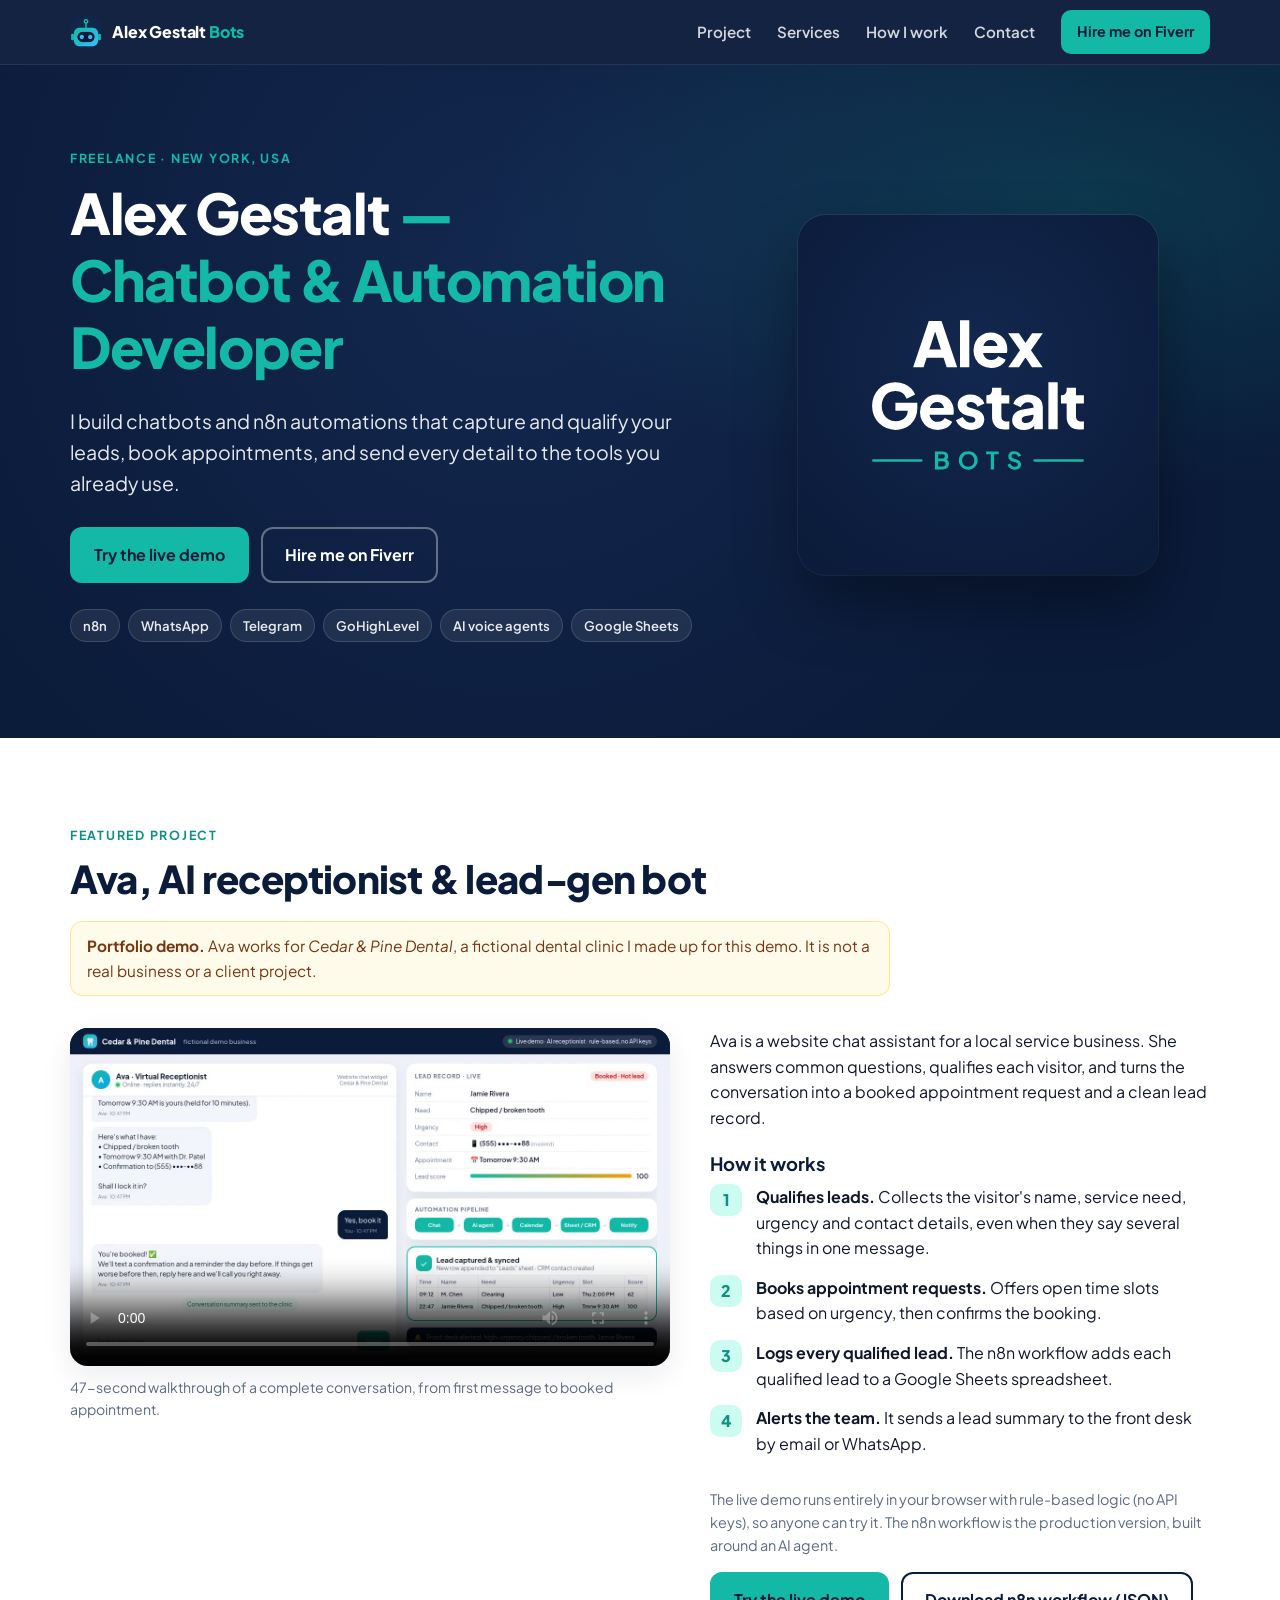
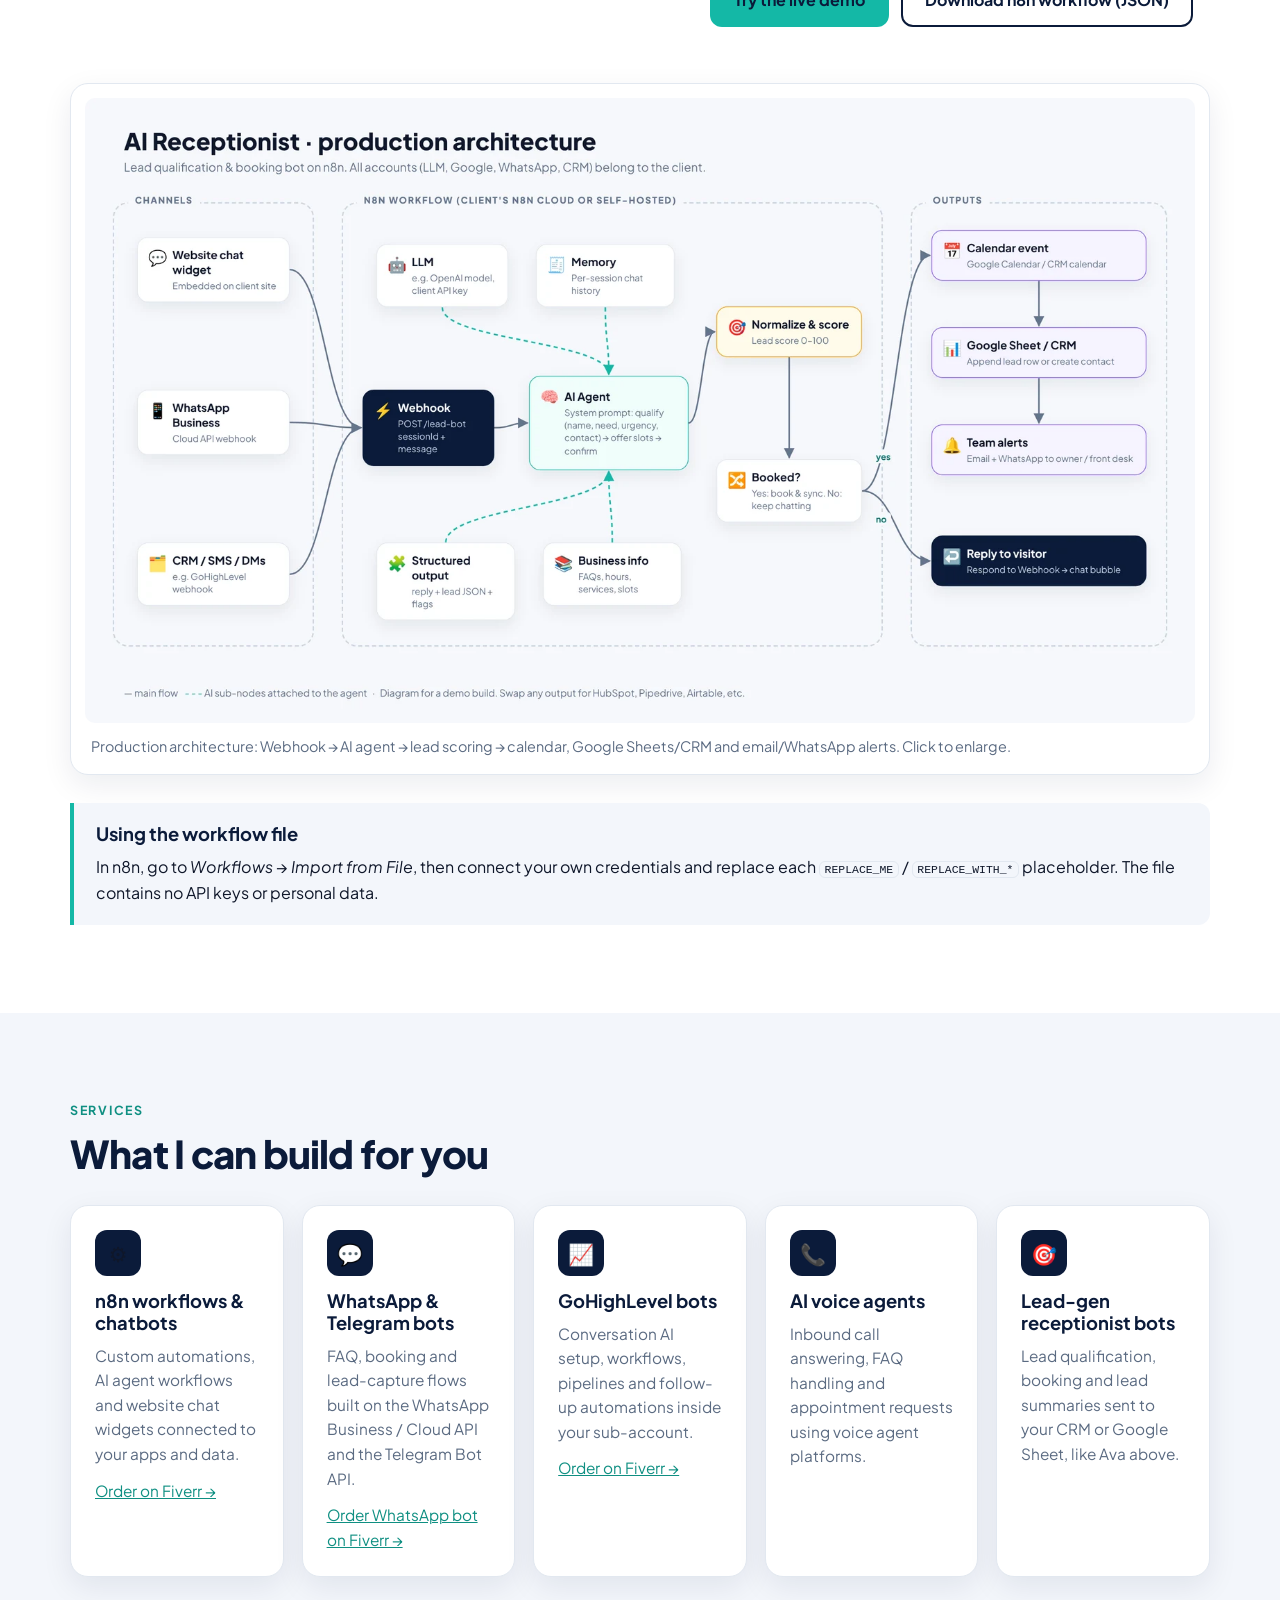
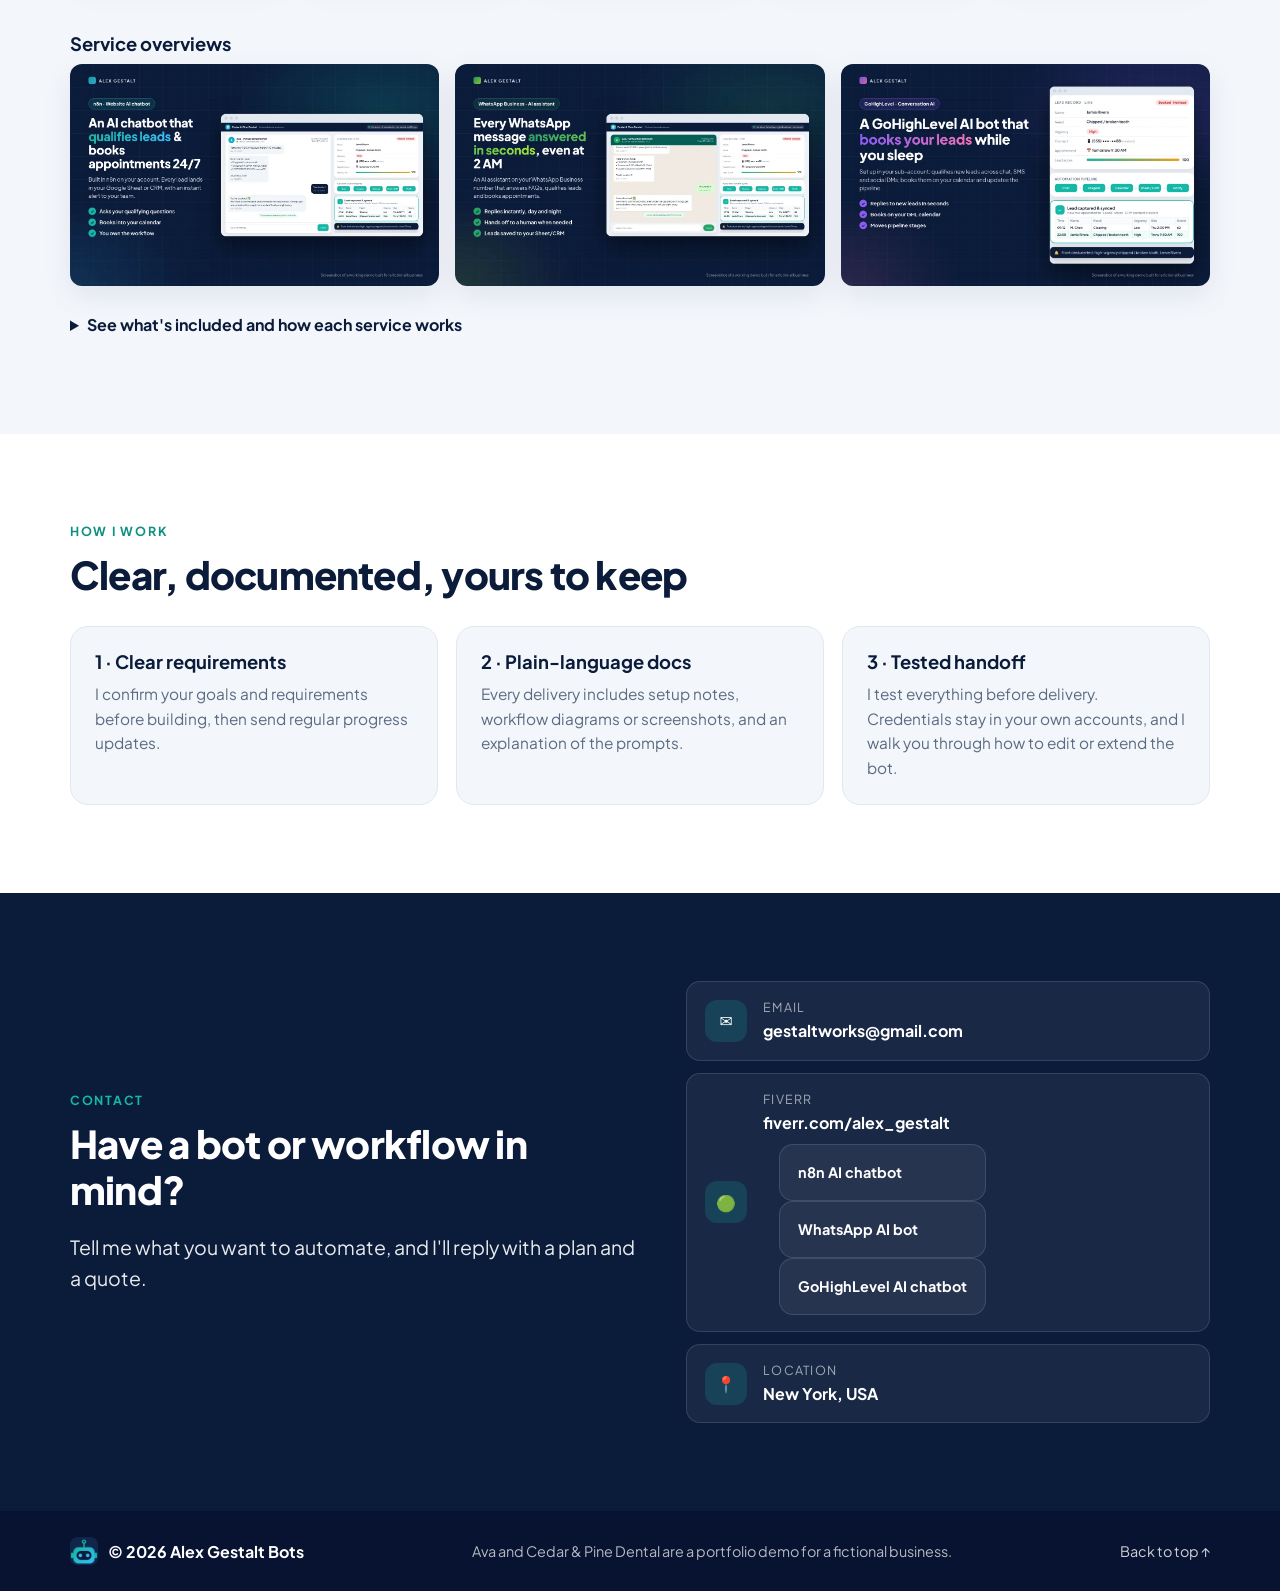
<file: index.html>
<!DOCTYPE html>
<html lang="en">
<head>
<meta charset="UTF-8">
<meta name="viewport" content="width=device-width, initial-scale=1">
<title>Alex Gestalt — Chatbot &amp; Automation Developer | Alex Gestalt Bots</title>
<meta name="description" content="Alex Gestalt builds n8n workflows, AI chatbots, WhatsApp and Telegram bots, GoHighLevel bots and AI voice agents that capture and qualify leads and book appointments for small businesses.">
<meta name="author" content="Alex Gestalt">
<meta name="theme-color" content="#0B1B3A">

<!-- Open Graph / social preview -->
<meta property="og:type" content="website">
<meta property="og:site_name" content="Alex Gestalt Bots">
<meta property="og:title" content="Alex Gestalt — Chatbot &amp; Automation Developer">
<meta property="og:description" content="n8n workflows, AI chatbots, WhatsApp/Telegram and GoHighLevel bots, and AI voice agents for small businesses. Try the Ava AI receptionist demo.">
<meta property="og:image" content="assets/img/og-image.jpg">
<meta property="og:image:width" content="1200">
<meta property="og:image:height" content="630">
<meta property="og:image:alt" content="Alex Gestalt Bots logo">
<meta name="twitter:card" content="summary_large_image">
<meta name="twitter:title" content="Alex Gestalt — Chatbot &amp; Automation Developer">
<meta name="twitter:description" content="n8n workflows, AI chatbots, WhatsApp/Telegram and GoHighLevel bots, and AI voice agents for small businesses.">
<meta name="twitter:image" content="assets/img/og-image.jpg">

<link rel="icon" href="assets/favicon.ico" sizes="any">
<link rel="icon" type="image/png" sizes="32x32" href="assets/img/favicon-32.png">
<link rel="icon" type="image/png" sizes="64x64" href="assets/img/favicon-64.png">
<link rel="apple-touch-icon" href="assets/img/apple-touch-icon.png">

<link rel="preconnect" href="https://fonts.googleapis.com">
<link rel="preconnect" href="https://fonts.gstatic.com" crossorigin>
<link href="https://fonts.googleapis.com/css2?family=Plus+Jakarta+Sans:wght@400;500;600;700;800&amp;display=swap" rel="stylesheet">
<link rel="stylesheet" href="assets/css/style.css">
</head>
<body>
<a class="skip" href="#main">Skip to content</a>

<header class="nav" id="top">
  <div class="container nav-inner">
    <a class="nav-brand" href="#top" aria-label="Alex Gestalt Bots, back to top">
      <img src="assets/img/favicon-64.png" alt="" width="32" height="32">
      <span>Alex Gestalt <em>Bots</em></span>
    </a>
    <button class="nav-toggle" aria-expanded="false" aria-controls="nav-links" aria-label="Open menu">
      <span></span><span></span><span></span>
    </button>
    <nav class="nav-links" id="nav-links" aria-label="Main">
      <a href="#project">Project</a>
      <a href="#services">Services</a>
      <a href="#process">How I work</a>
      <a href="#contact">Contact</a>
      <a class="btn btn-sm btn-teal" href="https://www.fiverr.com/alex_gestalt" target="_blank" rel="noopener">Hire me on Fiverr</a>
    </nav>
  </div>
</header>

<main id="main">

  <!-- HERO -->
  <section class="hero">
    <div class="container hero-inner">
      <div class="hero-copy">
        <p class="eyebrow">Freelance · New York, USA</p>
        <h1>Alex Gestalt <span class="dash">—</span> <span class="accent">Chatbot &amp; Automation Developer</span></h1>
        <p class="lead">I build chatbots and n8n automations that capture and qualify your leads, book appointments, and send every detail to the tools you already use.</p>
        <div class="hero-cta">
          <a class="btn btn-teal" href="demo/index.html">Try the live demo</a>
          <a class="btn btn-ghost" href="https://www.fiverr.com/alex_gestalt" target="_blank" rel="noopener">Hire me on Fiverr</a>
        </div>
        <ul class="tags" aria-label="Tools and platforms">
          <li>n8n</li><li>WhatsApp</li><li>Telegram</li><li>GoHighLevel</li><li>AI voice agents</li><li>Google Sheets</li>
        </ul>
      </div>
      <div class="hero-logo">
        <img src="assets/img/logo-wordmark.svg" alt="Alex Gestalt Bots logo" width="360" height="360">
      </div>
    </div>
  </section>

  <!-- FEATURED PROJECT -->
  <section class="section" id="project">
    <div class="container">
      <p class="eyebrow">Featured project</p>
      <h2>Ava, AI receptionist &amp; lead&#8209;gen bot</h2>
      <p class="notice"><strong>Portfolio demo.</strong> Ava works for <em>Cedar &amp; Pine Dental</em>, a fictional dental clinic I made up for this demo. It is not a real business or a client project.</p>

      <div class="project-grid">
        <div class="project-media">
          <div class="video-wrap">
            <video controls preload="metadata" playsinline poster="assets/video/ai-receptionist-demo-poster.jpg" width="1280" height="720">
              <source src="assets/video/ai-receptionist-demo.mp4" type="video/mp4">
              Your browser can't play this video. <a href="assets/video/ai-receptionist-demo.mp4">Download the MP4</a>.
            </video>
          </div>
          <p class="caption">47-second walkthrough of a complete conversation, from first message to booked appointment.</p>
        </div>

        <div class="project-copy">
          <p>Ava is a website chat assistant for a local service business. She answers common questions, qualifies each visitor, and turns the conversation into a booked appointment request and a clean lead record.</p>
          <h3>How it works</h3>
          <ol class="steps">
            <li><strong>Qualifies leads.</strong> Collects the visitor's name, service need, urgency and contact details, even when they say several things in one message.</li>
            <li><strong>Books appointment requests.</strong> Offers open time slots based on urgency, then confirms the booking.</li>
            <li><strong>Logs every qualified lead.</strong> The n8n workflow adds each qualified lead to a Google Sheets spreadsheet.</li>
            <li><strong>Alerts the team.</strong> It sends a lead summary to the front desk by email or WhatsApp.</li>
          </ol>
          <p class="small muted">The live demo runs entirely in your browser with rule-based logic (no API keys), so anyone can try it. The n8n workflow is the production version, built around an AI agent.</p>
          <div class="project-cta">
            <a class="btn btn-teal" href="demo/index.html">Try the live demo</a>
            <a class="btn btn-outline" href="assets/files/ai-receptionist-n8n-workflow.json" download>Download n8n workflow (JSON)</a>
          </div>
        </div>
      </div>

      <figure class="diagram">
        <a href="assets/img/architecture-diagram.png" target="_blank" rel="noopener" title="Open full-size diagram">
          <picture>
            <source srcset="assets/img/architecture-diagram.webp" type="image/webp">
            <img src="assets/img/architecture-diagram.png" alt="Architecture diagram: website chat, WhatsApp and CRM channels send messages to an n8n webhook and AI agent with an LLM, memory, structured output and business info. The agent normalizes and scores the lead. If the lead is booked, the workflow creates a calendar event, adds a row to a Google Sheet or CRM, and alerts the team by email and WhatsApp, then replies to the visitor." width="1600" height="900" loading="lazy">
          </picture>
        </a>
        <figcaption>Production architecture: Webhook → AI agent → lead scoring → calendar, Google Sheets/CRM and email/WhatsApp alerts. Click to enlarge.</figcaption>
      </figure>

      <div class="import-note">
        <h3>Using the workflow file</h3>
        <p>In n8n, go to <em>Workflows → Import from File</em>, then connect your own credentials and replace each <code>REPLACE_ME</code> / <code>REPLACE_WITH_*</code> placeholder. The file contains no API keys or personal data.</p>
      </div>
    </div>
  </section>

  <!-- SERVICES -->
  <section class="section section-alt" id="services">
    <div class="container">
      <p class="eyebrow">Services</p>
      <h2>What I can build for you</h2>
      <div class="cards">
        <article class="card">
          <div class="card-icon" aria-hidden="true">⚙️</div>
          <h3>n8n workflows &amp; chatbots</h3>
          <p>Custom automations, AI agent workflows and website chat widgets connected to your apps and data.</p>
          <p class="small" style="margin-top:12px"><a href="https://www.fiverr.com/alex_gestalt/build-an-n8n-ai-chatbot-that-qualifies-leads-and-books-appointments" target="_blank" rel="noopener">Order on Fiverr →</a></p>
        </article>
        <article class="card">
          <div class="card-icon" aria-hidden="true">💬</div>
          <h3>WhatsApp &amp; Telegram bots</h3>
          <p>FAQ, booking and lead-capture flows built on the WhatsApp Business / Cloud API and the Telegram Bot API.</p>
          <p class="small" style="margin-top:12px"><a href="https://www.fiverr.com/alex_gestalt/build-a-whatsapp-ai-bot-that-answers-leads-and-books-appointments-24x7" target="_blank" rel="noopener">Order WhatsApp bot on Fiverr →</a></p>
        </article>
        <article class="card">
          <div class="card-icon" aria-hidden="true">📈</div>
          <h3>GoHighLevel bots</h3>
          <p>Conversation AI setup, workflows, pipelines and follow-up automations inside your sub-account.</p>
          <p class="small" style="margin-top:12px"><a href="https://www.fiverr.com/alex_gestalt/set-up-a-gohighlevel-ai-chatbot-that-qualifies-and-books-your-leads" target="_blank" rel="noopener">Order on Fiverr →</a></p>
        </article>
        <article class="card">
          <div class="card-icon" aria-hidden="true">📞</div>
          <h3>AI voice agents</h3>
          <p>Inbound call answering, FAQ handling and appointment requests using voice agent platforms.</p>
        </article>
        <article class="card">
          <div class="card-icon" aria-hidden="true">🎯</div>
          <h3>Lead-gen receptionist bots</h3>
          <p>Lead qualification, booking and lead summaries sent to your CRM or Google Sheet, like Ava above.</p>
        </article>
      </div>

      <h3 class="gallery-title">Service overviews</h3>
      <div class="gallery">
        <a href="assets/gigs/gig1-n8n-lead-chatbot-1-hero.webp" target="_blank" rel="noopener"><img src="assets/gigs/gig1-n8n-lead-chatbot-1-hero.webp" alt="n8n website AI chatbot that qualifies leads and books appointments" width="1280" height="769" loading="lazy"></a>
        <a href="assets/gigs/gig2-whatsapp-ai-bot-1-hero.webp" target="_blank" rel="noopener"><img src="assets/gigs/gig2-whatsapp-ai-bot-1-hero.webp" alt="WhatsApp Business AI assistant overview" width="1280" height="769" loading="lazy"></a>
        <a href="assets/gigs/gig3-gohighlevel-ai-bot-1-hero.webp" target="_blank" rel="noopener"><img src="assets/gigs/gig3-gohighlevel-ai-bot-1-hero.webp" alt="GoHighLevel Conversation AI bot overview" width="1280" height="769" loading="lazy"></a>
      </div>
      <details class="more">
        <summary>See what's included and how each service works</summary>
        <div class="gallery gallery-sm">
          <a href="assets/gigs/gig1-n8n-lead-chatbot-2-what-you-get.webp" target="_blank" rel="noopener"><img src="assets/gigs/gig1-n8n-lead-chatbot-2-what-you-get.webp" alt="n8n website chatbot: what you get" width="1280" height="769" loading="lazy"></a>
          <a href="assets/gigs/gig1-n8n-lead-chatbot-3-how-it-works.webp" target="_blank" rel="noopener"><img src="assets/gigs/gig1-n8n-lead-chatbot-3-how-it-works.webp" alt="n8n website chatbot: how it works" width="1280" height="769" loading="lazy"></a>
          <a href="assets/gigs/gig1-n8n-lead-chatbot-4-architecture.webp" target="_blank" rel="noopener"><img src="assets/gigs/gig1-n8n-lead-chatbot-4-architecture.webp" alt="n8n website chatbot: architecture" width="1280" height="769" loading="lazy"></a>
          <a href="assets/gigs/gig2-whatsapp-ai-bot-2-what-you-get.webp" target="_blank" rel="noopener"><img src="assets/gigs/gig2-whatsapp-ai-bot-2-what-you-get.webp" alt="WhatsApp AI assistant: what you get" width="1280" height="769" loading="lazy"></a>
          <a href="assets/gigs/gig2-whatsapp-ai-bot-3-how-it-works.webp" target="_blank" rel="noopener"><img src="assets/gigs/gig2-whatsapp-ai-bot-3-how-it-works.webp" alt="WhatsApp AI assistant: how it works" width="1280" height="769" loading="lazy"></a>
          <a href="assets/gigs/gig3-gohighlevel-ai-bot-2-what-you-get.webp" target="_blank" rel="noopener"><img src="assets/gigs/gig3-gohighlevel-ai-bot-2-what-you-get.webp" alt="GoHighLevel AI bot: what you get" width="1280" height="769" loading="lazy"></a>
          <a href="assets/gigs/gig3-gohighlevel-ai-bot-3-how-it-works.webp" target="_blank" rel="noopener"><img src="assets/gigs/gig3-gohighlevel-ai-bot-3-how-it-works.webp" alt="GoHighLevel AI bot: how it works" width="1280" height="769" loading="lazy"></a>
        </div>
      </details>
    </div>
  </section>

  <!-- PROCESS -->
  <section class="section" id="process">
    <div class="container">
      <p class="eyebrow">How I work</p>
      <h2>Clear, documented, yours to keep</h2>
      <div class="cards cards-3">
        <article class="card plain">
          <h3>1 · Clear requirements</h3>
          <p>I confirm your goals and requirements before building, then send regular progress updates.</p>
        </article>
        <article class="card plain">
          <h3>2 · Plain-language docs</h3>
          <p>Every delivery includes setup notes, workflow diagrams or screenshots, and an explanation of the prompts.</p>
        </article>
        <article class="card plain">
          <h3>3 · Tested handoff</h3>
          <p>I test everything before delivery. Credentials stay in your own accounts, and I walk you through how to edit or extend the bot.</p>
        </article>
      </div>
    </div>
  </section>

  <!-- CONTACT -->
  <section class="section contact" id="contact">
    <div class="container contact-inner">
      <div>
        <p class="eyebrow">Contact</p>
        <h2>Have a bot or workflow in mind?</h2>
        <p class="lead">Tell me what you want to automate, and I'll reply with a plan and a quote.</p>
      </div>
      <ul class="contact-list">
        <li><span class="ci" aria-hidden="true">✉️</span><div><small>Email</small><a href="mailto:gestaltworks@gmail.com">gestaltworks@gmail.com</a></div></li>
        <li><span class="ci" aria-hidden="true">🟢</span><div><small>Fiverr</small><a href="https://www.fiverr.com/alex_gestalt" target="_blank" rel="noopener">fiverr.com/alex_gestalt</a>
          <ul class="small" style="margin:8px 0 0;padding-left:1.1em;list-style:disc">
            <li><a href="https://www.fiverr.com/alex_gestalt/build-an-n8n-ai-chatbot-that-qualifies-leads-and-books-appointments" target="_blank" rel="noopener">n8n AI chatbot</a></li>
            <li><a href="https://www.fiverr.com/alex_gestalt/build-a-whatsapp-ai-bot-that-answers-leads-and-books-appointments-24x7" target="_blank" rel="noopener">WhatsApp AI bot</a></li>
            <li><a href="https://www.fiverr.com/alex_gestalt/set-up-a-gohighlevel-ai-chatbot-that-qualifies-and-books-your-leads" target="_blank" rel="noopener">GoHighLevel AI chatbot</a></li>
          </ul>
        </div></li>
        <li><span class="ci" aria-hidden="true">📍</span><div><small>Location</small><span>New York, USA</span></div></li>
      </ul>
    </div>
  </section>
</main>

<footer class="footer">
  <div class="container footer-inner">
    <div class="footer-brand">
      <img src="assets/img/favicon-64.png" alt="" width="28" height="28">
      <span>© <span id="year">2026</span> Alex Gestalt Bots</span>
    </div>
    <p class="small">Ava and Cedar &amp; Pine Dental are a portfolio demo for a fictional business.</p>
    <a class="small" href="#top">Back to top ↑</a>
  </div>
</footer>

<script src="assets/js/main.js" defer></script>
</body>
</html>
</file>
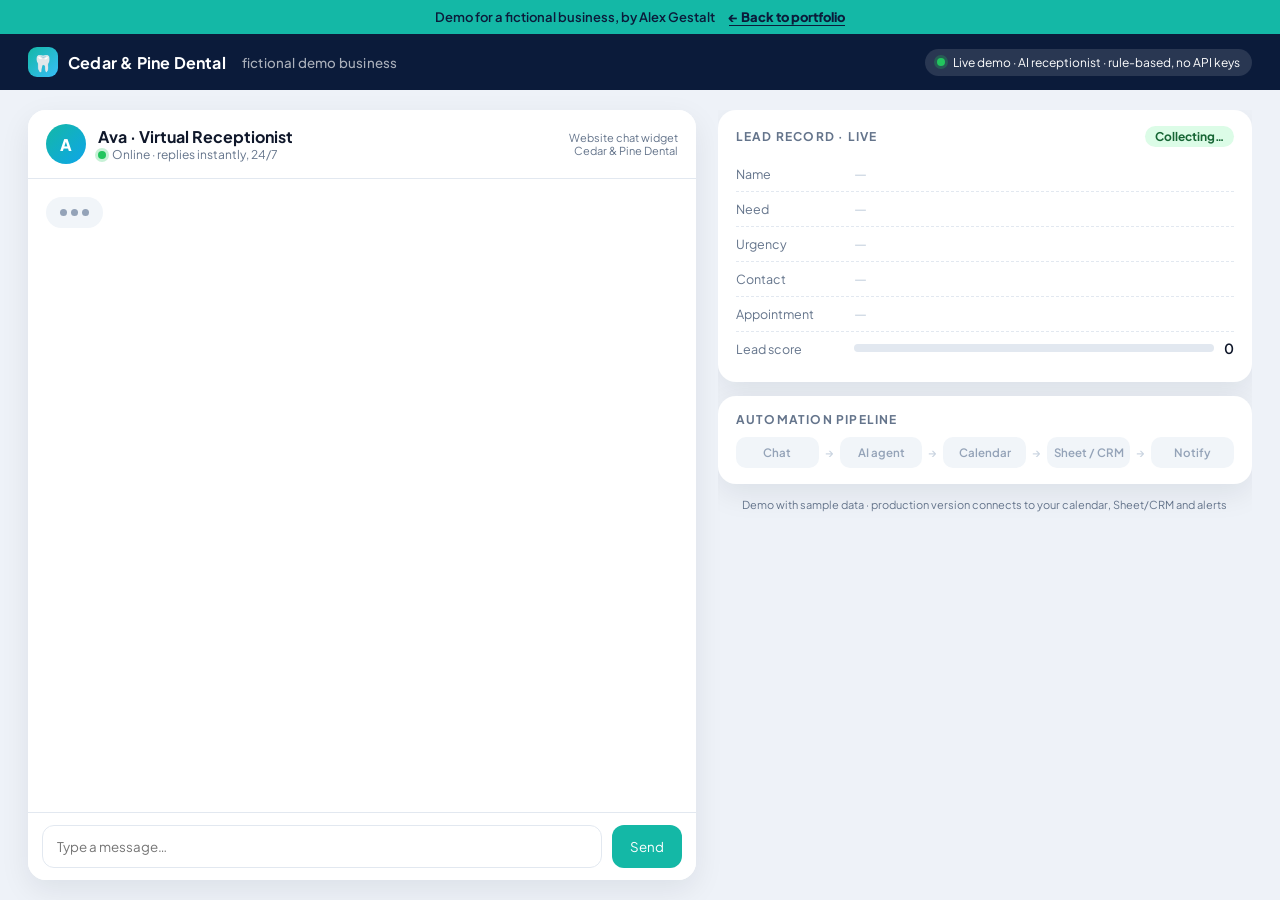
<file: demo/index.html>
<!DOCTYPE html>
<html lang="en">
<head>
<meta charset="UTF-8">
<meta name="viewport" content="width=device-width, initial-scale=1">
<title>Ava AI Receptionist Demo · Cedar &amp; Pine Dental (fictional) · Alex Gestalt</title>
<meta name="description" content="Try Ava, a rule-based AI receptionist and lead-qualification chatbot demo for Cedar &amp; Pine Dental, a fictional business. Built by Alex Gestalt.">
<meta name="robots" content="index,follow">
<link rel="icon" href="../assets/favicon.ico" sizes="any">
<link rel="icon" type="image/png" href="../assets/img/favicon-32.png">
<link rel="apple-touch-icon" href="../assets/img/apple-touch-icon.png">
<link rel="preconnect" href="https://fonts.googleapis.com">
<link rel="preconnect" href="https://fonts.gstatic.com" crossorigin>
<link href="https://fonts.googleapis.com/css2?family=Plus+Jakarta+Sans:wght@400;500;600;700;800&amp;display=swap" rel="stylesheet">
<style>
:root{
  --navy:#0B1B3A; --navy2:#13284F; --teal:#14B8A6; --teal2:#0E9F8E; --amber:#F59E0B;
  --red:#EF4444; --green:#22C55E; --bg:#EEF2F8; --card:#FFFFFF; --ink:#0F172A; --muted:#64748B; --line:#E2E8F0;
  --bot:#F1F5F9; --user:#0B1B3A; --userInk:#fff; --chatbg:#FFFFFF;
}
*{box-sizing:border-box;margin:0;padding:0}
html,body{height:100%}
body{font-family:"Plus Jakarta Sans","Inter",system-ui,sans-serif;background:var(--bg);color:var(--ink);overflow:hidden}
.topbar{height:56px;background:var(--navy);color:#fff;display:flex;align-items:center;justify-content:space-between;padding:0 28px}
.brand{display:flex;align-items:center;gap:10px;font-weight:700;letter-spacing:.2px}
.brand .logo{width:30px;height:30px;border-radius:9px;background:linear-gradient(135deg,var(--teal),#38BDF8);display:grid;place-items:center;font-size:16px}
.brand small{font-weight:500;opacity:.65;margin-left:6px}
.pill{font-size:12px;background:rgba(255,255,255,.12);padding:6px 12px;border-radius:99px;display:flex;gap:8px;align-items:center}
.dot{width:8px;height:8px;border-radius:50%;background:var(--green);box-shadow:0 0 0 3px rgba(34,197,94,.25)}
.wrap{display:grid;grid-template-columns:1.25fr 1fr;gap:22px;padding:20px 28px;height:calc(100% - 56px)}
/* chat */
.chat{background:var(--chatbg);border-radius:18px;box-shadow:0 10px 30px rgba(15,23,42,.08);display:flex;flex-direction:column;overflow:hidden;min-height:0}
.chat-h{display:flex;align-items:center;gap:12px;padding:14px 18px;border-bottom:1px solid var(--line);background:#fff}
.avatar{width:40px;height:40px;border-radius:50%;background:linear-gradient(135deg,var(--teal),#0EA5E9);display:grid;place-items:center;color:#fff;font-weight:800}
.chat-h .t{font-weight:700}
.chat-h .s{font-size:12px;color:var(--muted);display:flex;gap:6px;align-items:center}
.chat-h .right{margin-left:auto;font-size:11px;color:var(--muted);text-align:right}
.msgs{flex:1;overflow-y:auto;padding:18px;display:flex;flex-direction:column;gap:10px;scroll-behavior:smooth;min-height:0}
.msg{max-width:78%;padding:11px 14px;border-radius:16px;line-height:1.45;font-size:14.5px;animation:pop .25s ease-out;white-space:pre-line}
.msg.bot{background:var(--bot);border-bottom-left-radius:5px;align-self:flex-start}
.msg.user{background:var(--user);color:var(--userInk);border-bottom-right-radius:5px;align-self:flex-end}
.msg .meta{display:block;font-size:10.5px;opacity:.55;margin-top:4px}
.msg.note{align-self:center;background:#ECFDF5;color:#065F46;font-size:12px;border-radius:99px;padding:6px 12px;max-width:none}
@keyframes pop{from{opacity:0;transform:translateY(6px) scale(.98)}to{opacity:1;transform:none}}
.typing{align-self:flex-start;background:var(--bot);border-radius:16px;padding:12px 14px;display:flex;gap:4px}
.typing i{width:7px;height:7px;border-radius:50%;background:#94A3B8;animation:b 1s infinite}
.typing i:nth-child(2){animation-delay:.15s}.typing i:nth-child(3){animation-delay:.3s}
@keyframes b{0%,60%,100%{transform:none;opacity:.5}30%{transform:translateY(-4px);opacity:1}}
.chips{display:flex;flex-wrap:wrap;gap:8px;padding:0 18px 10px}
.chip{border:1.5px solid var(--teal);color:var(--teal2);background:#fff;border-radius:99px;padding:7px 13px;font:600 13px inherit;font-family:inherit;cursor:pointer;transition:.15s}
.chip:hover,.chip.hot{background:var(--teal);color:#fff}
.composer{display:flex;gap:10px;padding:12px 14px;border-top:1px solid var(--line);background:#fff}
.composer input{flex:1;border:1.5px solid var(--line);border-radius:12px;padding:12px 14px;font:15px inherit;font-family:inherit;outline:none}
.composer input:focus{border-color:var(--teal)}
.composer button{background:var(--teal);color:#fff;border:0;border-radius:12px;padding:0 18px;font:700 14px inherit;font-family:inherit;cursor:pointer}
.composer button:hover{background:var(--teal2)}
/* side */
.side{display:flex;flex-direction:column;gap:14px;min-height:0;overflow:hidden}
.card{background:var(--card);border-radius:18px;box-shadow:0 10px 30px rgba(15,23,42,.08);padding:16px 18px}
.card h3{font-size:12px;text-transform:uppercase;letter-spacing:1.2px;color:var(--muted);display:flex;justify-content:space-between;align-items:center;margin-bottom:10px}
.field{display:grid;grid-template-columns:118px 1fr;align-items:center;padding:7px 0;border-bottom:1px dashed var(--line);font-size:14px}
.field:last-child{border-bottom:0}
.field .k{color:var(--muted);font-size:12.5px}
.field .v{font-weight:600;min-height:20px;transition:.3s}
.field .v.empty{color:#CBD5E1;font-weight:500}
.field .v.flash{animation:flash 1s}
@keyframes flash{0%{background:#CCFBF1}100%{background:transparent}}
.badge{display:inline-block;font-size:12px;font-weight:700;padding:3px 10px;border-radius:99px}
.b-high{background:#FEE2E2;color:#B91C1C}.b-med{background:#FEF3C7;color:#92400E}.b-low{background:#DCFCE7;color:#166534}
.score{display:flex;align-items:center;gap:10px}
.bar{flex:1;height:8px;background:var(--line);border-radius:99px;overflow:hidden}
.bar span{display:block;height:100%;width:0;background:linear-gradient(90deg,var(--teal),var(--amber));transition:width .6s}
.pipe{display:flex;gap:6px;align-items:center;font-size:11.5px;font-weight:600}
.step{flex:1;text-align:center;padding:8px 4px;border-radius:10px;background:#F1F5F9;color:#94A3B8;transition:.3s;white-space:nowrap}
.step.on{background:#CCFBF1;color:#0F766E}
.step.ok{background:var(--teal);color:#fff}
.arrow{color:#CBD5E1}
.crm{display:none;border:2px solid var(--teal);animation:pop .4s ease-out}
.crm.show{display:block}
.crm .hd{display:flex;align-items:center;gap:10px;margin-bottom:8px}
.crm .ic{width:34px;height:34px;border-radius:10px;background:var(--teal);color:#fff;display:grid;place-items:center;font-size:18px}
.crm .hd b{font-size:15px}.crm .hd small{display:block;color:var(--muted);font-size:12px}
table{width:100%;border-collapse:collapse;font-size:11.5px;margin-top:6px}
th{background:#F8FAFC;color:var(--muted);font-weight:600;text-align:left;padding:5px 6px;border:1px solid var(--line)}
td{padding:5px 6px;border:1px solid var(--line);font-weight:600}
tr.new td{background:#F0FDFA}
.toast{background:var(--navy);color:#fff;padding:12px 16px;border-radius:14px;font-size:13.5px;box-shadow:0 10px 30px rgba(0,0,0,.18);display:none;gap:10px;align-items:center;animation:pop .45s ease-out}
.toast.show{display:flex}
.toast.show ~ .foot{display:none}
.foot{font-size:11px;color:var(--muted);text-align:center}
/* WhatsApp-style skin (generic, no logos) */
body.wa{--bot:#FFFFFF;--user:#D9FDD3;--userInk:#111B21;--chatbg:#EFEAE2}
body.wa .chat-h{background:#075E54;color:#fff;border:0}
body.wa .chat-h .s,body.wa .chat-h .right{color:rgba(255,255,255,.75)}
body.wa .msgs{background-color:#EFEAE2;background-image:radial-gradient(rgba(0,0,0,.035) 1px,transparent 1px);background-size:14px 14px}
body.wa .msg{box-shadow:0 1px .5px rgba(0,0,0,.13);border-radius:10px}
body.wa .msg.bot{border-top-left-radius:2px;border-bottom-left-radius:10px}
body.wa .msg.user{border-top-right-radius:2px;border-bottom-right-radius:10px}
body.wa .chips{background:#EFEAE2;padding-top:4px}
body.wa .chip{border-color:#25A366;color:#128C4B}
body.wa .chip:hover,body.wa .chip.hot{background:#25A366;color:#fff}
body.wa .composer{background:#F0F2F5}
body.wa .composer input{border-radius:99px;border:0}
body.wa .composer button{background:#25A366;border-radius:99px}
body.wa .avatar{background:#25A366}
body.wa .typing{background:#fff}
/* portfolio banner + layout */
body{display:flex;flex-direction:column}
.ag-banner{flex:0 0 auto;min-height:34px;background:#14B8A6;color:#0B1B3A;display:flex;align-items:center;justify-content:center;gap:14px;flex-wrap:wrap;padding:6px 16px;font-size:13px;font-weight:600;text-align:center}
.ag-banner a{color:#0B1B3A;font-weight:800;text-decoration:underline;text-underline-offset:3px}
.ag-banner a:hover{color:#fff}
.ag-banner a:focus-visible{outline:2px solid #0B1B3A;outline-offset:2px;border-radius:4px}
.topbar{flex:0 0 auto}
.wrap{flex:1 1 auto;height:auto;min-height:0}
@media (max-width:900px){
  html,body{height:auto}
  body{overflow:auto;min-height:100%}
  .topbar{padding:0 16px}
  .brand small{display:none}
  .pill{font-size:11px;padding:5px 10px}
  .wrap{grid-template-columns:1fr;padding:14px;gap:14px}
  .chat{height:74vh;min-height:460px}
  .side{overflow:visible}
  .pipe{flex-wrap:wrap}
  .arrow{display:none}
  .step{flex:1 1 30%}
  .card{overflow-x:auto}
}
@media (max-width:560px){
  .pill #modeLabel{display:none}
  .pill::after{content:"Live demo"}
  .msg{max-width:88%}
  .chat-h .right{display:none}
  .field{grid-template-columns:96px 1fr}
}
</style>
</head>
<body>
<div class="ag-banner" role="note"><span>Demo for a fictional business, by Alex Gestalt</span><a href="../index.html">← Back to portfolio</a></div>
<div class="topbar">
  <div class="brand"><div class="logo">🦷</div>Cedar &amp; Pine Dental <small>fictional demo business</small></div>
  <div class="pill"><span class="dot"></span><span id="modeLabel">Live demo · AI receptionist · rule-based, no API keys</span></div>
</div>
<div class="wrap">
  <section class="chat">
    <div class="chat-h">
      <div class="avatar">A</div>
      <div><div class="t">Ava · Virtual Receptionist</div><div class="s"><span class="dot"></span>Online · replies instantly, 24/7</div></div>
      <div class="right">Website chat widget<br>Cedar &amp; Pine Dental</div>
    </div>
    <div class="msgs" id="msgs"></div>
    <div class="chips" id="chips"></div>
    <form class="composer" id="form" autocomplete="off">
      <input id="inp" placeholder="Type a message…" aria-label="Message">
      <button type="submit">Send</button>
    </form>
  </section>
  <aside class="side">
    <div class="card">
      <h3>Lead record · live <span id="status" class="badge b-low" style="text-transform:none;letter-spacing:0">Collecting…</span></h3>
      <div class="field"><span class="k">Name</span><span class="v empty" id="f-name">—</span></div>
      <div class="field"><span class="k">Need</span><span class="v empty" id="f-need">—</span></div>
      <div class="field"><span class="k">Urgency</span><span class="v empty" id="f-urg">—</span></div>
      <div class="field"><span class="k">Contact</span><span class="v empty" id="f-contact">—</span></div>
      <div class="field"><span class="k">Appointment</span><span class="v empty" id="f-slot">—</span></div>
      <div class="field"><span class="k">Lead score</span><span class="v"><span class="score"><span class="bar"><span id="scorebar"></span></span><span id="scoretxt">0</span></span></span></div>
    </div>
    <div class="card">
      <h3>Automation pipeline</h3>
      <div class="pipe">
        <div class="step" id="s1">Chat</div><span class="arrow">→</span>
        <div class="step" id="s2">AI agent</div><span class="arrow">→</span>
        <div class="step" id="s3">Calendar</div><span class="arrow">→</span>
        <div class="step" id="s4">Sheet / CRM</div><span class="arrow">→</span>
        <div class="step" id="s5">Notify</div>
      </div>
    </div>
    <div class="card crm" id="crm">
      <div class="hd"><div class="ic">✓</div><div><b>Lead captured &amp; synced</b><small id="crmsub">New row appended to “Leads” sheet · CRM contact created</small></div></div>
      <table>
        <thead><tr><th>Time</th><th>Name</th><th>Need</th><th>Urgency</th><th>Slot</th><th>Score</th></tr></thead>
        <tbody>
          <tr><td>09:12</td><td>M. Chen</td><td>Cleaning</td><td>Low</td><td>Thu 2:00 PM</td><td>62</td></tr>
          <tr class="new" id="crmrow"></tr>
        </tbody>
      </table>
    </div>
    <div class="toast" id="toast">🔔 <span id="toastTxt">Front desk notified</span></div>
    <div class="foot">Demo with sample data · production version connects to your calendar, Sheet/CRM and alerts</div>
  </aside>
</div>

<script>
(()=>{
const P=new URLSearchParams(location.search);
const SPEED=parseFloat(P.get('speed')||'1');
if(P.get('theme')==='whatsapp'){document.body.classList.add('wa');
  document.getElementById('modeLabel').textContent='Live demo · WhatsApp-style AI assistant · rule-based';
  document.querySelector('.chat-h .right').innerHTML='Messaging chat<br>Cedar &amp; Pine Dental';}
const $=id=>document.getElementById(id);
const msgs=$('msgs'),chipsEl=$('chips'),inp=$('inp');
const sleep=ms=>new Promise(r=>setTimeout(r,ms*SPEED));
const lead={name:null,need:null,urgency:null,contact:null,contactType:null,slot:null};
let state='need', busy=false, slots=[], pendingConfirm=false, done=false;
window.__bot={get busy(){return busy},get done(){return done},lead};

const now=()=>new Date().toLocaleTimeString([], {hour:'numeric',minute:'2-digit'});
function scroll(){msgs.scrollTop=msgs.scrollHeight}
function addMsg(text,who){const d=document.createElement('div');d.className='msg '+who;d.textContent=text;
  if(who!=='note'){const m=document.createElement('span');m.className='meta';m.textContent=(who==='bot'?'Ava · ':'You · ')+now();d.appendChild(m);}
  msgs.appendChild(d);scroll();return d}
function setChips(list){chipsEl.innerHTML='';(list||[]).forEach(c=>{const b=document.createElement('button');b.type='button';b.className='chip';b.textContent=c;b.onclick=()=>handleUser(c);chipsEl.appendChild(b)})}
async function say(text,extraDelay=0){busy=true;const t=document.createElement('div');t.className='typing';t.innerHTML='<i></i><i></i><i></i>';msgs.appendChild(t);scroll();
  await sleep(Math.min(450+text.length*14,1500)+extraDelay);t.remove();addMsg(text,'bot');busy=false}
function setField(id,html,raw){const el=$(id);if(el.dataset.v===html)return;el.dataset.v=html;el.classList.remove('empty');el.innerHTML=html;el.classList.remove('flash');void el.offsetWidth;el.classList.add('flash')}
function step(n,cls){const el=$('s'+n);el.className='step '+cls}
function score(){let s=0;if(lead.need)s+=20;if(lead.name)s+=15;if(lead.contact)s+=20;if(lead.slot)s+=20;
  s+=lead.urgency==='High'?25:lead.urgency==='Medium'?15:lead.urgency==='Low'?8:0;
  $('scorebar').style.width=s+'%';$('scoretxt').textContent=s;return s}
function mask(c){if(lead.contactType==='email'){const [u,d]=c.split('@');return u.slice(0,2)+'•••@'+d}
  const dg=c.replace(/\D/g,'');return '('+dg.slice(-10,-7)+') •••-••'+dg.slice(-2)}
function refresh(){
  if(lead.name)setField('f-name',lead.name);
  if(lead.need)setField('f-need',lead.need);
  if(lead.urgency){const c=lead.urgency==='High'?'b-high':lead.urgency==='Medium'?'b-med':'b-low';setField('f-urg',`<span class="badge ${c}">${lead.urgency}</span>`)}
  if(lead.contact)setField('f-contact',(lead.contactType==='email'?'✉ ':'📱 ')+mask(lead.contact)+' <span style="color:#94A3B8;font-weight:500;font-size:11px">(masked)</span>');
  if(lead.slot)setField('f-slot','📅 '+lead.slot.label);
  score();
}

// ---------- NLU (keyword + pattern based) ----------
const NEEDS=[
  {re:/(chip|crack|broke|broken|knocked|lost a filling|filling fell|tooth fell)/i,label:'Chipped / broken tooth',urg:'High'},
  {re:/(toothache|tooth ache|pain|hurts|hurting|sore|swell|swollen|abscess|bleed)/i,label:'Tooth pain',urg:'High'},
  {re:/(clean|check ?up|checkup|exam|hygien|routine)/i,label:'Cleaning & check-up'},
  {re:/(whiten|white teeth|bleach|stain)/i,label:'Teeth whitening'},
  {re:/(implant|missing tooth|replace a tooth)/i,label:'Implant consultation'},
  {re:/(aligner|brace|straighten|crooked|orthodont)/i,label:'Clear aligner consult'},
  {re:/(kid|child|son|daughter|toddler)/i,label:"Children's visit"},
  {re:/(new patient|first visit|register)/i,label:'New patient exam'},
];
function detectNeed(t){for(const n of NEEDS){if(n.re.test(t))return n}return null}
function detectUrgency(t){
  if(/(asap|emergency|urgent|today|right now|can'?t sleep|severe|really bad|unbearable|swell|bleed|pain|hurts|sore)/i.test(t))return 'High';
  if(/(this week|soon|next few days|tomorrow|kind of|a bit|mild|annoying)/i.test(t))return 'Medium';
  if(/(no rush|whenever|flexible|next month|not urgent|just looking|planning)/i.test(t))return 'Low';
  return null}
function detectName(t,force){
  let m=t.match(/\b(?:my name is|my name's|i am|i'm|im|this is|it's|call me)\s+([a-z][a-z'\-]+(?:\s+[a-z][a-z'\-]+)?)/i);
  const stop=/^(pretty|really|kind|kinda|been|getting|about|my|for|from|still|bad|worse|super|quite|too|all|no|yes|in|having|looking|not|a|an|the|so|very|just|calling|here|interested|wondering|new|good|fine|ok|okay|sore|hurting)$/i;
  if(m){const w=m[1].split(/\s+/);if(stop.test(w[0]))m=null;else{if(w[1]&&stop.test(w[1]))w.pop();return cap(w.join(' '))}}
  if(force&&!detectUrgency(t)&&!/(week|today|tomorrow|morning|afternoon|evening|asap|soon|appointment|tooth|teeth|help|what|how|when|why|where)/i.test(t)){const c=t.replace(/[^a-z'\-\s]/gi,'').trim();const w=c.split(/\s+/).filter(Boolean);
    if(w.length>=1&&w.length<=3&&!/\d/.test(t)&&!/^(yes|no|ok|okay|sure|hi|hello|hey)$/i.test(c))return cap(w.slice(0,2).join(' '))}
  return null}
const cap=s=>s.replace(/\b\w/g,c=>c.toUpperCase());
function detectContact(t){const e=t.match(/[\w.+-]+@[\w-]+\.[\w.]{2,}/);if(e)return{type:'email',v:e[0]};
  const p=t.replace(/[^\d+]/g,'');if(p.replace(/\D/g,'').length>=10)return{type:'phone',v:p};return null}
const FAQ=[
  {re:/(insurance|ppo|coverage|covered|accept my plan)/i,a:"Good question! We accept most major PPO plans and offer an in-house savings plan if you're uninsured. The team will verify your coverage before your visit, so there are no surprises."},
  {re:/(how much|cost|price|expensive|fee)/i,a:"Pricing depends on what the dentist finds, but an emergency exam starts at $89 and we always explain costs before any treatment."},
  {re:/(hours|open|close|weekend|saturday|sunday)/i,a:"We're open Mon–Fri 8am–6pm and Saturdays 9am–1pm. I can book you any time, even when the office is closed."},
  {re:/(where|address|location|parking|located)/i,a:"We're on Main Street, downtown, with free parking behind the building. You'll get directions in your confirmation."},
  {re:/(human|real person|receptionist|talk to someone|speak to someone|call me back)/i,a:"Of course. I'll flag this for the front desk and they'll follow up personally. Meanwhile, I can still hold a time for you."},
];
function detectFaq(t){for(const f of FAQ)if(f.re.test(t))return f.a;return null}

// ---------- slots ----------
function buildSlots(){const base=new Date();const day=(o)=>{const d=new Date(base);d.setDate(d.getDate()+o);return d};
  const fmt=d=>d.toLocaleDateString([], {weekday:'short'});
  const u=lead.urgency;
  const opts=u==='High'?[[0,'4:15 PM','Today'],[1,'9:30 AM','Tomorrow'],[1,'1:00 PM','Tomorrow']]
    :u==='Medium'?[[1,'11:00 AM','Tomorrow'],[2,'3:30 PM'],[3,'10:00 AM']]
    :[[3,'10:00 AM'],[5,'2:00 PM'],[7,'9:00 AM']];
  slots=opts.map(([o,t,l])=>({label:(l||fmt(day(o)))+' '+t}));return slots}
function pickSlot(t){const s=t.toLowerCase();
  const n=s.match(/\b(1|2|3|first|second|third|last)\b/);const idx={1:0,2:1,3:2,first:0,second:1,third:2,last:2};
  for(const sl of slots){if(s.includes(sl.label.toLowerCase()))return sl}
  for(const sl of slots){const tm=sl.label.split(' ').slice(-2).join(' ').toLowerCase();if(s.includes(tm.replace(' ',''))||s.includes(tm)||s.includes(tm.split(':')[0]+(tm.includes('pm')?' pm':' am')))return sl}
  if(/today/.test(s))return slots.find(x=>/Today/.test(x.label));
  if(/tomorrow/.test(s)){const m=slots.filter(x=>/Tomorrow/.test(x.label));if(/(afternoon|pm|1)/.test(s))return m[m.length-1];return m[0]}
  if(n)return slots[idx[n[1]]];
  if(/(morning|am\b)/.test(s))return slots.find(x=>/AM/.test(x.label));
  if(/(afternoon|pm\b)/.test(s))return slots.find(x=>/PM/.test(x.label));
  return null}

// ---------- dialogue ----------
async function ask(){
  if(done)return;
  if(!lead.need){state='need';await say("What can we help you with today?");setChips(['Tooth pain','Chipped tooth','Cleaning & check-up','Whitening','Clear aligners']);return}
  if(!lead.urgency){state='urgency';await say("How soon do you need to be seen?");setChips(['As soon as possible','This week','No rush']);return}
  if(!lead.name){state='name';await say(lead.urgency==='High'?"Let's get you in quickly. What's your name?":"Great. Who am I booking for? Just your first and last name is perfect.");setChips([]);return}
  if(!lead.contact){state='contact';await say(`Thanks, ${lead.name.split(' ')[0]}! What's the best mobile number or email for your confirmation?`);setChips([]);return}
  if(!lead.slot){state='slot';buildSlots();
    await say(lead.urgency==='High'?"I've found our earliest openings. These are held for urgent cases:":"Here are the next available times:");
    setChips(slots.map(s=>s.label));step(3,'on');return}
  if(!pendingConfirm){state='confirm';pendingConfirm=true;
    await say(`Here's what I have:\n• ${lead.need}\n• ${lead.slot.label} with Dr. Patel\n• Confirmation to ${mask(lead.contact)}\n\nShall I lock it in?`);
    setChips(['Yes, book it','Change time']);return}
}
async function handleUser(text){
  text=(text||'').trim();if(!text||busy||done)return;
  setChips([]);addMsg(text,'user');inp.value='';
  step(1,'ok');step(2,'on');
  const faq=detectFaq(text);
  // opportunistic slot filling (people say several things at once)
  const before=JSON.stringify(lead);
  if(state==='confirm'){
    if(/(yes|yep|sure|book|confirm|lock|perfect|sounds good|ok)/i.test(text)){await finish();return}
    if(/(change|different|another|no)/i.test(text)){lead.slot=null;pendingConfirm=false;$('f-slot').className='v empty';$('f-slot').textContent='—';delete $('f-slot').dataset.v;score();await say("No problem, let's find a better time.");await ask();return}
  }
  if(state==='slot'){const s=pickSlot(text);if(s){lead.slot=s;refresh();step(3,'ok');await say(`${s.label} is yours (held for 10 minutes).`);await ask();return}}
  const n=detectNeed(text);if(n&&!lead.need){lead.need=n.label;if(n.urg&&!lead.urgency&&detectUrgency(text))lead.urgency=detectUrgency(text)}
  const u=detectUrgency(text);if(u&&(!lead.urgency||state==='urgency'))lead.urgency=u;
  if(state==='urgency'&&!lead.urgency&&/(possible|soon)/i.test(text))lead.urgency='High';
  const explicit=detectName(text,false);const nm=explicit||detectName(text,state==='name'&&!faq);if(nm&&(!lead.name||explicit))lead.name=nm;
  const c=detectContact(text);if(c&&!lead.contact){lead.contact=c.v;lead.contactType=c.type}
  refresh();
  const changed=before!==JSON.stringify(lead);
  if(faq){await say(faq);await ask();return}
  if(!changed&&/^(hi|hello|hey|hiya|good (morning|afternoon|evening))\b/i.test(text)&&state==='need'){await say("Hello! 😊 Happy to help.");await ask();return}
  if(!changed){
    if(state==='contact'){await say("Hmm, that doesn't look like a full phone number or email. Could you double-check it?");return}
    if(state==='slot'){await say("Just tap one of the times below, or tell me something like 'tomorrow morning'.");setChips(slots.map(s=>s.label));return}
    if(state==='need'){await say("I want to make sure I book the right kind of visit. Which of these is closest?");setChips(['Tooth pain','Chipped tooth','Cleaning & check-up','Whitening','Something else']);return}
    if(state==='name'){await say("Sorry, I didn't catch your name. What should I call you?");return}
  }
  // empathetic acknowledgements
  if(n&&state==='need'){
    if(n.urg==='High')await say(`Oh no, I'm sorry about your tooth! ${lead.urgency==='High'?"Since it's sore, I'll treat this as urgent so we can see you quickly.":"We can definitely take a look."}`);
    else await say(`Lovely, ${lead.need.replace(/^Cleaning/,'a cleaning').replace(/^Implant/,'an implant').replace(/^Clear/,'a clear').replace(/^New/,'a new').replace(/^Children's/,'a children\'s').replace(/^Teeth/,'teeth')} it is.`.replace(/(it is\.)/,'$1').replace('Lovely, a cleaning & Check-up','Lovely, a cleaning & check-up'));
  }
  await ask();
}
async function finish(){
  done=false;busy=true;
  await say(`You're booked! ✅\nWe'll text a confirmation and a reminder the day before. ${lead.urgency==='High'?"If things get worse before then, reply here and we'll call you right away.":"Need to reschedule? Just reply here any time."}`);
  done=true;busy=true;
  $('status').className='badge b-high';$('status').textContent='Booked · Hot lead';
  step(2,'ok');step(3,'ok');await sleep(400);step(4,'on');
  addMsg('Conversation summary sent to the clinic','note');
  await sleep(700);
  const s=score();step(4,'ok');
  const t=new Date().toLocaleTimeString([], {hour:'2-digit',minute:'2-digit',hour12:false});
  $('crmrow').innerHTML=`<td>${t}</td><td>${lead.name}</td><td>${lead.need.replace(' consultation','').replace(' & check-up','')}</td><td>${lead.urgency}</td><td>${lead.slot.label.replace('Tomorrow','Tmrw')}</td><td>${s}</td>`;
  $('crm').classList.add('show');
  await sleep(700);step(5,'ok');
  $('toastTxt').textContent=`Front desk alerted: ${lead.urgency.toLowerCase()}-urgency ${lead.need.toLowerCase()}, ${lead.name}`;
  $('toast').classList.add('show');
  busy=false;window.__bot.finished=true;
}
$('form').addEventListener('submit',e=>{e.preventDefault();handleUser(inp.value)});

// ---------- autoplay (for recording) ----------
async function typeAndSend(text){while(busy)await sleep(80);await sleep(1500);
  for(const ch of text){inp.value+=ch;await sleep(38+Math.random()*30)}await sleep(300);handleUser(inp.value);await sleep(200);while(busy)await sleep(80)}
async function tapChip(match){while(busy)await sleep(80);await sleep(1600);
  const b=[...chipsEl.querySelectorAll('.chip')].find(x=>x.textContent.includes(match))||chipsEl.querySelector('.chip');
  if(b){b.classList.add('hot');await sleep(450);b.click()}await sleep(200);while(busy)await sleep(80)}
async function autoplay(){
  await typeAndSend("Hi! I chipped a tooth last night and it's pretty sore");
  await typeAndSend("Do you take my insurance?");
  await typeAndSend("I'm Jamie Rivera");
  await typeAndSend("555-014-2288");
  await tapChip('Tomorrow 9:30');
  await tapChip('Yes, book it');
}
(async()=>{
  await sleep(300);
  await say("Hi there 👋 I'm Ava, the virtual receptionist for Cedar & Pine Dental. I can answer questions and book your visit in about a minute.");
  await ask();
  if(P.get('autoplay')==='1')autoplay();
})();
})();
</script>
</body>
</html>
</file>
<file: assets/css/style.css>
/* Alex Gestalt Bots: portfolio styles (no build step) */
:root{
  --navy:#0B1B3A; --navy-2:#13284F; --navy-3:#1C3566;
  --teal:#14B8A6; --teal-dark:#0F8F82; --teal-soft:#CCFBF1;
  --white:#FFFFFF; --bg-alt:#F3F6FB; --ink:#0F172A; --muted:#5B6B82; --line:#E2E8F0;
  --radius:18px; --shadow:0 10px 30px rgba(11,27,58,.08);
  --font:"Plus Jakarta Sans",system-ui,-apple-system,"Segoe UI",Roboto,"Helvetica Neue",Arial,sans-serif;
}
*,*::before,*::after{box-sizing:border-box}
html{scroll-behavior:smooth;scroll-padding-top:76px}
body{margin:0;font-family:var(--font);color:var(--ink);background:var(--white);line-height:1.6;-webkit-font-smoothing:antialiased}
img,video{max-width:100%;height:auto;display:block}
a{color:var(--teal-dark)}
a:hover{color:var(--navy)}
:focus-visible{outline:3px solid var(--teal);outline-offset:3px;border-radius:6px}
h1,h2,h3{line-height:1.2;margin:0 0 .5em;color:var(--navy)}
h2{font-size:clamp(1.7rem,3.2vw,2.4rem);font-weight:800;letter-spacing:-.02em}
h3{font-size:1.15rem;font-weight:700}
p{margin:0 0 1em}
code{background:var(--bg-alt);border:1px solid var(--line);padding:.1em .4em;border-radius:6px;font-size:.88em}
.container{width:min(1140px,100% - 40px);margin-inline:auto}
.small{font-size:.9rem}
.muted{color:var(--muted)}
.skip{position:absolute;left:-999px;top:8px;background:var(--teal);color:var(--navy);padding:8px 14px;border-radius:8px;z-index:100;font-weight:700}
.skip:focus{left:8px}

/* buttons */
.btn{display:inline-flex;align-items:center;justify-content:center;gap:8px;padding:13px 22px;border-radius:12px;font-weight:700;font-size:1rem;text-decoration:none;border:2px solid transparent;transition:background .15s,color .15s,border-color .15s,transform .15s;cursor:pointer;text-align:center}
.btn:hover{transform:translateY(-1px)}
.btn-sm{padding:8px 14px;font-size:.9rem;border-radius:10px}
.btn-teal{background:var(--teal);color:var(--navy)}
.btn-teal:hover{background:#2DD4BF;color:var(--navy)}
.btn-ghost{border-color:rgba(255,255,255,.35);color:var(--white)}
.btn-ghost:hover{border-color:var(--teal);color:var(--teal)}
.btn-outline{border-color:var(--navy);color:var(--navy)}
.btn-outline:hover{background:var(--navy);color:var(--white)}

/* nav */
.nav{position:sticky;top:0;z-index:50;background:rgba(11,27,58,.96);backdrop-filter:saturate(1.4) blur(8px);border-bottom:1px solid rgba(255,255,255,.08)}
.nav-inner{display:flex;align-items:center;justify-content:space-between;height:64px}
.nav-brand{display:flex;align-items:center;gap:10px;color:var(--white);text-decoration:none;font-weight:800;letter-spacing:-.01em}
.nav-brand img{border-radius:8px}
.nav-brand em{font-style:normal;color:var(--teal)}
.nav-brand:hover{color:var(--white)}
.nav-links{display:flex;align-items:center;gap:26px}
.nav-links a:not(.btn){color:rgba(255,255,255,.82);text-decoration:none;font-weight:600;font-size:.95rem}
.nav-links a:not(.btn):hover{color:var(--teal)}
.nav-toggle{display:none;background:none;border:0;padding:10px;cursor:pointer}
.nav-toggle span{display:block;width:22px;height:2px;background:var(--white);margin:5px 0;transition:.2s}
.nav-toggle[aria-expanded="true"] span:nth-child(1){transform:translateY(7px) rotate(45deg)}
.nav-toggle[aria-expanded="true"] span:nth-child(2){opacity:0}
.nav-toggle[aria-expanded="true"] span:nth-child(3){transform:translateY(-7px) rotate(-45deg)}

/* hero */
.hero{background:radial-gradient(1000px 500px at 85% 20%,rgba(20,184,166,.18),transparent 60%),radial-gradient(circle at 40% 30%,var(--navy-2),var(--navy) 70%);color:var(--white);padding:84px 0 96px}
.hero-inner{display:grid;grid-template-columns:1.35fr 1fr;gap:48px;align-items:center}
.eyebrow{text-transform:uppercase;letter-spacing:.14em;font-size:.78rem;font-weight:700;color:var(--teal-dark);margin-bottom:.8em}
.hero .eyebrow{color:var(--teal)}
.hero h1{color:var(--white);font-size:clamp(2.1rem,4.6vw,3.5rem);font-weight:800;letter-spacing:-.025em;margin-bottom:.45em}
.hero h1 .accent{color:var(--teal);display:block}
.hero h1 .dash{color:var(--teal)}
.lead{font-size:clamp(1.05rem,1.6vw,1.22rem);color:inherit;opacity:.9;max-width:38em}
.hero-cta{display:flex;flex-wrap:wrap;gap:12px;margin:28px 0 26px}
.tags{list-style:none;display:flex;flex-wrap:wrap;gap:8px;margin:0;padding:0}
.tags li{font-size:.82rem;font-weight:600;padding:5px 12px;border-radius:99px;background:rgba(255,255,255,.08);border:1px solid rgba(255,255,255,.14);color:rgba(255,255,255,.9)}
.hero-logo{display:flex;justify-content:center}
.hero-logo img{width:min(360px,100%);border-radius:28px;box-shadow:0 30px 60px rgba(0,0,0,.35),0 0 0 1px rgba(255,255,255,.08)}

/* sections */
.section{padding:88px 0}
.section-alt{background:var(--bg-alt)}
.notice{background:#FFFBEB;border:1px solid #FDE68A;color:#78350F;border-radius:12px;padding:12px 16px;max-width:820px;font-size:.96rem}
.project-grid{display:grid;grid-template-columns:1.2fr 1fr;gap:40px;margin-top:32px;align-items:start}
.video-wrap{border-radius:var(--radius);overflow:hidden;box-shadow:var(--shadow);background:var(--navy);aspect-ratio:16/9}
.video-wrap video{width:100%;height:100%;object-fit:cover}
.caption{font-size:.88rem;color:var(--muted);margin-top:10px}
.steps{list-style:none;counter-reset:s;padding:0;margin:0 0 18px}
.steps li{counter-increment:s;position:relative;padding:0 0 14px 46px}
.steps li::before{content:counter(s);position:absolute;left:0;top:0;width:32px;height:32px;border-radius:10px;background:var(--teal-soft);color:var(--teal-dark);font-weight:800;display:grid;place-items:center}
.project-copy h3{margin-top:1.2em}
.project-cta{display:flex;flex-wrap:wrap;gap:12px;margin-top:6px}
.diagram{margin:56px 0 0;background:var(--white);border:1px solid var(--line);border-radius:var(--radius);padding:14px;box-shadow:var(--shadow)}
.diagram img{border-radius:10px;width:100%}
.diagram figcaption{font-size:.9rem;color:var(--muted);padding:12px 6px 2px}
.import-note{margin-top:28px;padding:20px 22px;border-left:4px solid var(--teal);background:var(--bg-alt);border-radius:0 12px 12px 0}
.import-note p{margin:0}

/* cards */
.cards{display:grid;grid-template-columns:repeat(auto-fit,minmax(200px,1fr));gap:18px;margin-top:28px}
.cards-3{grid-template-columns:repeat(auto-fit,minmax(260px,1fr))}
.card{background:var(--white);border:1px solid var(--line);border-radius:var(--radius);padding:24px;box-shadow:var(--shadow);transition:transform .15s,border-color .15s}
.card:hover{transform:translateY(-3px);border-color:var(--teal)}
.card p{color:var(--muted);margin:0;font-size:.96rem}
.card-icon{width:46px;height:46px;border-radius:12px;background:var(--navy);display:grid;place-items:center;font-size:1.3rem;margin-bottom:14px}
.card.plain{box-shadow:none;background:var(--bg-alt)}
.gallery-title{margin-top:56px}
.gallery{display:grid;grid-template-columns:repeat(3,1fr);gap:16px}
.gallery a{display:block;border-radius:12px;overflow:hidden;box-shadow:var(--shadow);transition:transform .15s}
.gallery a:hover{transform:translateY(-3px)}
.gallery-sm{grid-template-columns:repeat(auto-fill,minmax(220px,1fr));margin-top:16px}
.more{margin-top:18px}
.more summary{cursor:pointer;font-weight:700;color:var(--navy);padding:8px 0}
.more summary:hover{color:var(--teal-dark)}

/* contact */
.contact{background:var(--navy);color:var(--white)}
.contact h2{color:var(--white)}
.contact .eyebrow{color:var(--teal)}
.contact-inner{display:grid;grid-template-columns:1.1fr 1fr;gap:40px;align-items:center}
.contact-list{list-style:none;margin:0;padding:0;display:grid;gap:12px}
.contact-list li{display:flex;align-items:center;gap:16px;background:rgba(255,255,255,.06);border:1px solid rgba(255,255,255,.12);border-radius:14px;padding:16px 18px}
.contact-list .ci{width:42px;height:42px;border-radius:12px;background:rgba(20,184,166,.18);display:grid;place-items:center;flex:0 0 auto}
.contact-list small{display:block;color:rgba(255,255,255,.6);font-size:.78rem;text-transform:uppercase;letter-spacing:.1em}
.contact-list a,.contact-list span{color:var(--white);font-weight:700;text-decoration:none;word-break:break-word}
.contact-list a:hover{color:var(--teal)}

/* footer */
.footer{background:#071330;color:rgba(255,255,255,.7);padding:26px 0}
.footer-inner{display:flex;flex-wrap:wrap;gap:12px 24px;align-items:center;justify-content:space-between}
.footer p{margin:0}
.footer a{color:rgba(255,255,255,.8);text-decoration:none}
.footer a:hover{color:var(--teal)}
.footer-brand{display:flex;align-items:center;gap:10px;font-weight:700;color:var(--white)}
.footer-brand img{border-radius:7px}

/* responsive */
@media (max-width:920px){
  .hero{padding:56px 0 64px}
  .hero-inner,.project-grid,.contact-inner{grid-template-columns:1fr}
  .hero-logo{order:-1;justify-content:flex-start}
  .hero-logo img{width:140px;border-radius:20px}
  .gallery{grid-template-columns:1fr 1fr}
  .section{padding:64px 0}
}
@media (max-width:760px){
  .nav-toggle{display:block}
  .nav-links{position:absolute;top:64px;left:0;right:0;flex-direction:column;align-items:stretch;gap:0;background:var(--navy);padding:8px 20px 20px;border-bottom:1px solid rgba(255,255,255,.1);display:none}
  .nav-links.open{display:flex}
  .nav-links a:not(.btn){padding:12px 0;border-bottom:1px solid rgba(255,255,255,.08)}
  .nav-links .btn{margin-top:14px}
}
@media (max-width:560px){
  .container{width:calc(100% - 32px)}
  .gallery{grid-template-columns:1fr}
  .hero-cta .btn,.project-cta .btn{width:100%}
  .footer-inner{flex-direction:column;align-items:flex-start}
}
@media (prefers-reduced-motion:reduce){
  html{scroll-behavior:auto}
  *{transition:none!important}
}
</file>
